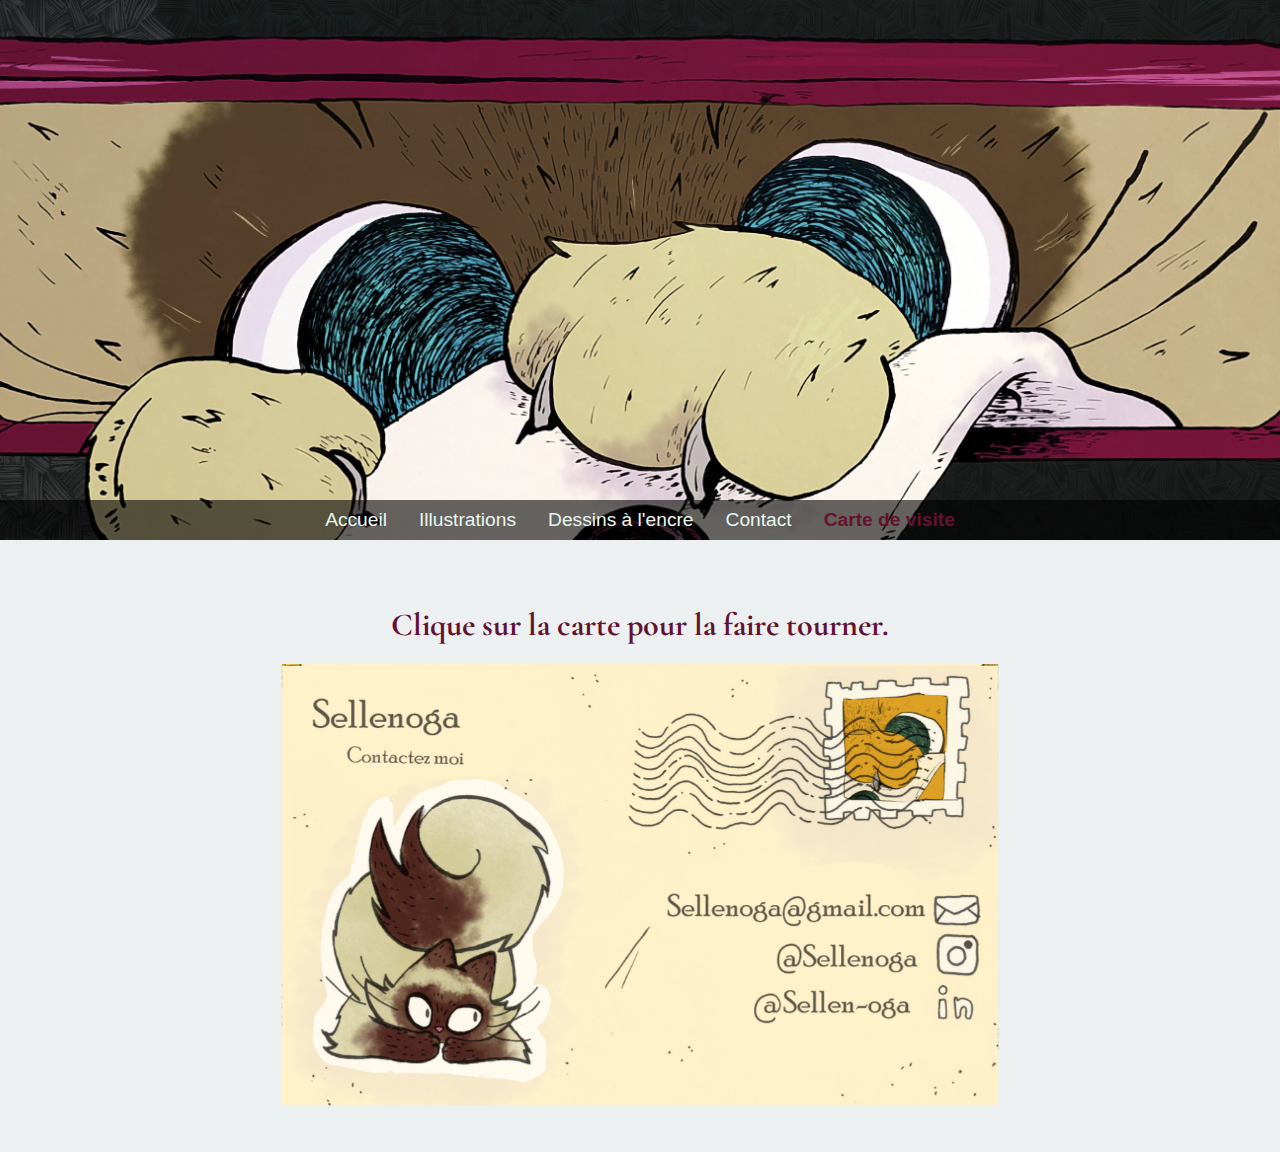
<file: carteVisite.html>
<!DOCTYPE html>
<html lang="en">
<head>
    <meta charset="UTF-8">
    <meta name="viewport" content="width=device-width, initial-scale=1.0">
    <title>Carte de visite</title>
    <link rel="stylesheet" href="css/style.css">
</head>
<body>
    <div id="header"></div>
    
    <div class="content">

        <h1>Clique sur la carte pour la faire tourner.</h1>
        
        <div class="card">
            <div class="card-inner">

                <div class="card-front">
                    <img src="images/Cartedevisite_recto.jpg" alt="Recto" class="responsive-image">
                </div>  

                <img src="images/Cartedevisite_verso.jpg" alt="Verso" class="responsive-image">
            </div>

        </div>
    </div>
    <script type="module" src="js/script.js"></script>

    <script>
        const card = document.querySelector('.card');
        card.addEventListener('click', () => {
            card.classList.toggle('flipped');
        });
    </script>
</body>
</html>
</file>
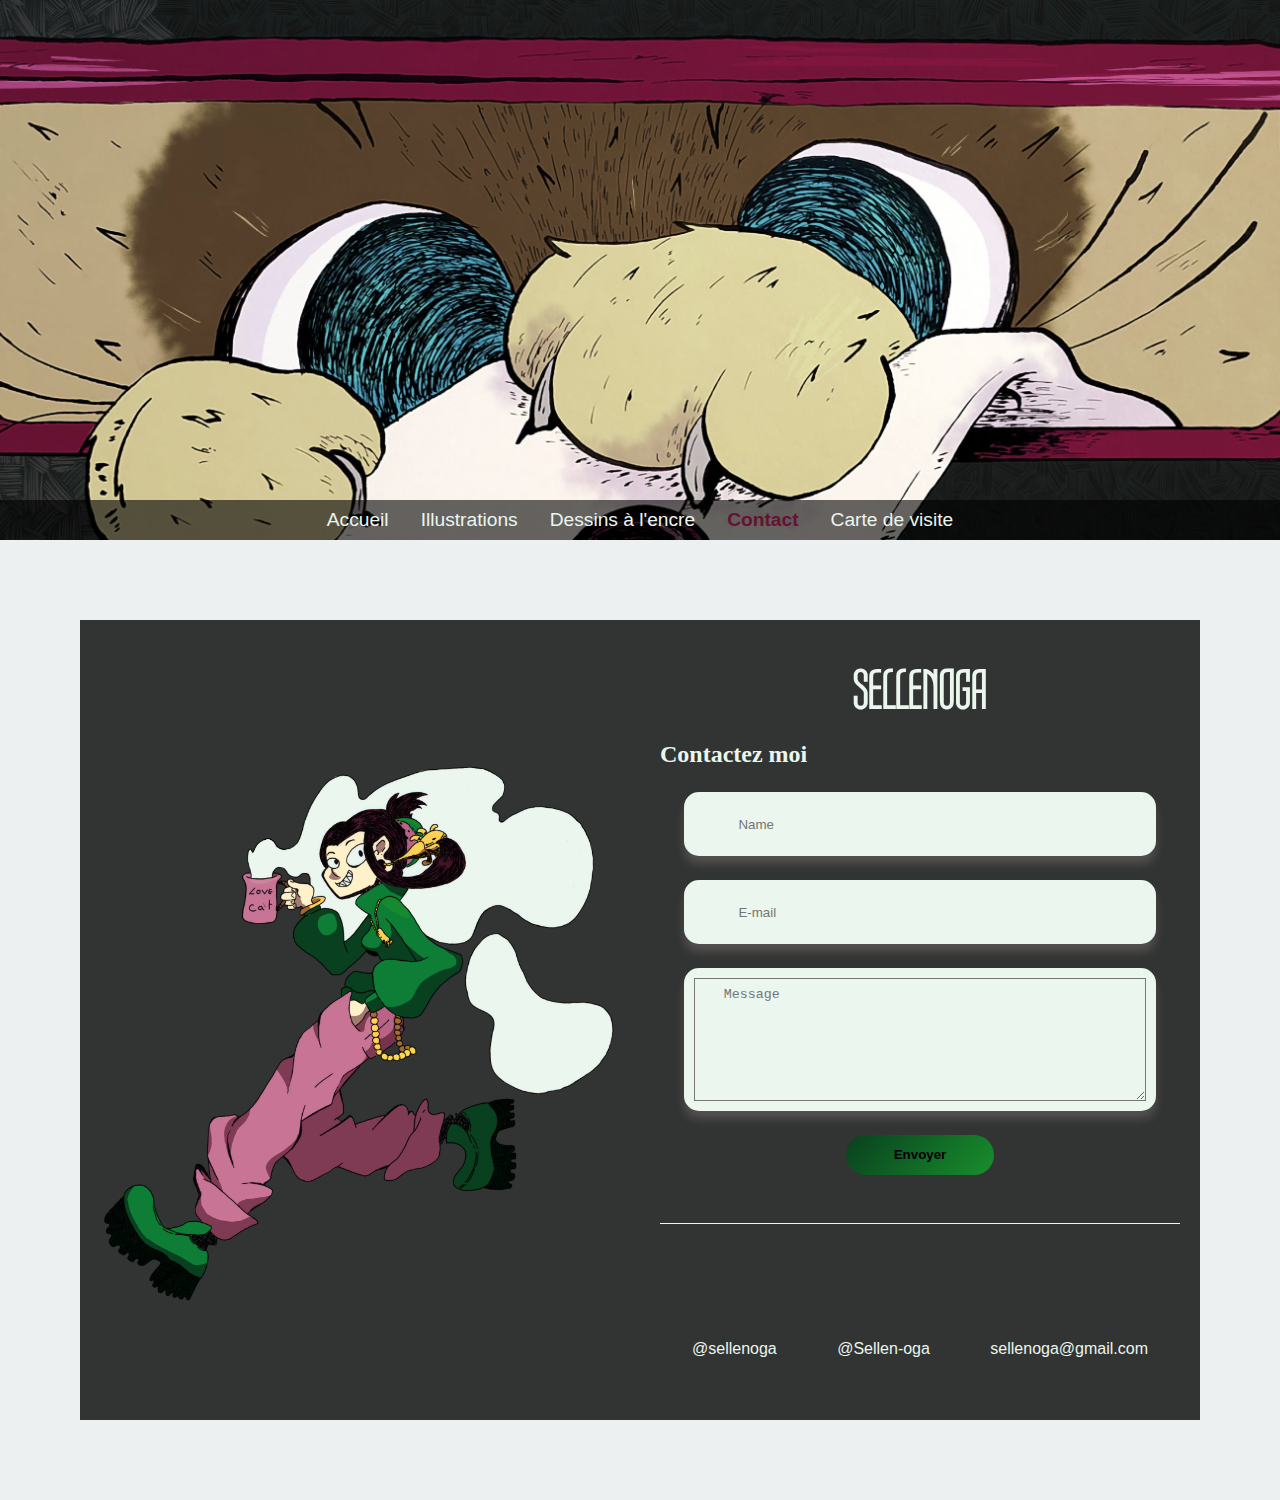
<file: contact.html>
<!DOCTYPE html>
<html lang="en">
<head>
    <meta charset="UTF-8">
    <meta name="viewport" content="width=device-width, initial-scale=1.0">
    <title>Contact</title>
    <link rel="stylesheet" href="css/styleContact.css">
</head>
<body>
    
    <div id="header"></div>

    <div class="container">
        <div class="child">
            <img src="images/caracter_saul.jpg" alt="image">   </div>
        <div class="child">
            
            <h1 class="book-title">SELLENOGA</h1>
            
            <!-- Form envoie mail -->
            <form action="">
                <h1 class="title">Contactez moi</h1>

                <!-- Name -->
			    <div class="form-group position-relative">
			    	<label for="formName" class="d-block">
                        <i class="fa-solid fa-user"></i>
			    	</label>
			    	<input type="text" id="formName" class="entree" placeholder="Name" required>
			    </div>

                <!-- E-mail -->
                <div class="form-group">
                    <label for="formEmail" class="d-block">
                        <i class="fa-regular fa-envelope"></i>
                    </label>
                    <input type="email" id="formEmail" class="entree" placeholder="E-mail" required>
                </div>               

			    <!-- Message -->
			    <div class="form-group message">
			    	<textarea id="formMessage" class="form-control form-control-lg" rows="7" placeholder="Message" required></textarea>
			    </div>

                <!-- Submit btn -->
			    <div class="text-center">
			    	<button type="submit" class="btn btn-primary" tabIndex="-1">Envoyer</button>
			    </div>
            </form>

            <!-- Réseaux et mail -->
             <div class="contact-info">

                <!-- Insta -->
                <a href="https://www.instagram.com/sellenoga/?utm_source=ig_web_button_share_sheet" class="reseau">
                   <i class="fa-brands fa-instagram"></i>
                   <p>@sellenoga</p>
                </a>
                
                <!-- Linkedin -->
                <a href="https://www.linkedin.com/in/sellen-oga/" class="reseau">
                    <i class="fa-brands fa-linkedin-in"></i>
                   <p>@Sellen-oga</p>
                </a>
                
                <!-- mail -->
                <div class="reseau">
                    <i class="fa-regular fa-envelope"></i>
                    <p>sellenoga@gmail.com</p>
                </div>
             </div>
        </div>
    </div>
    
    
    <script type="module" src="js/script.js"></script>

</body>
</html>
</file>
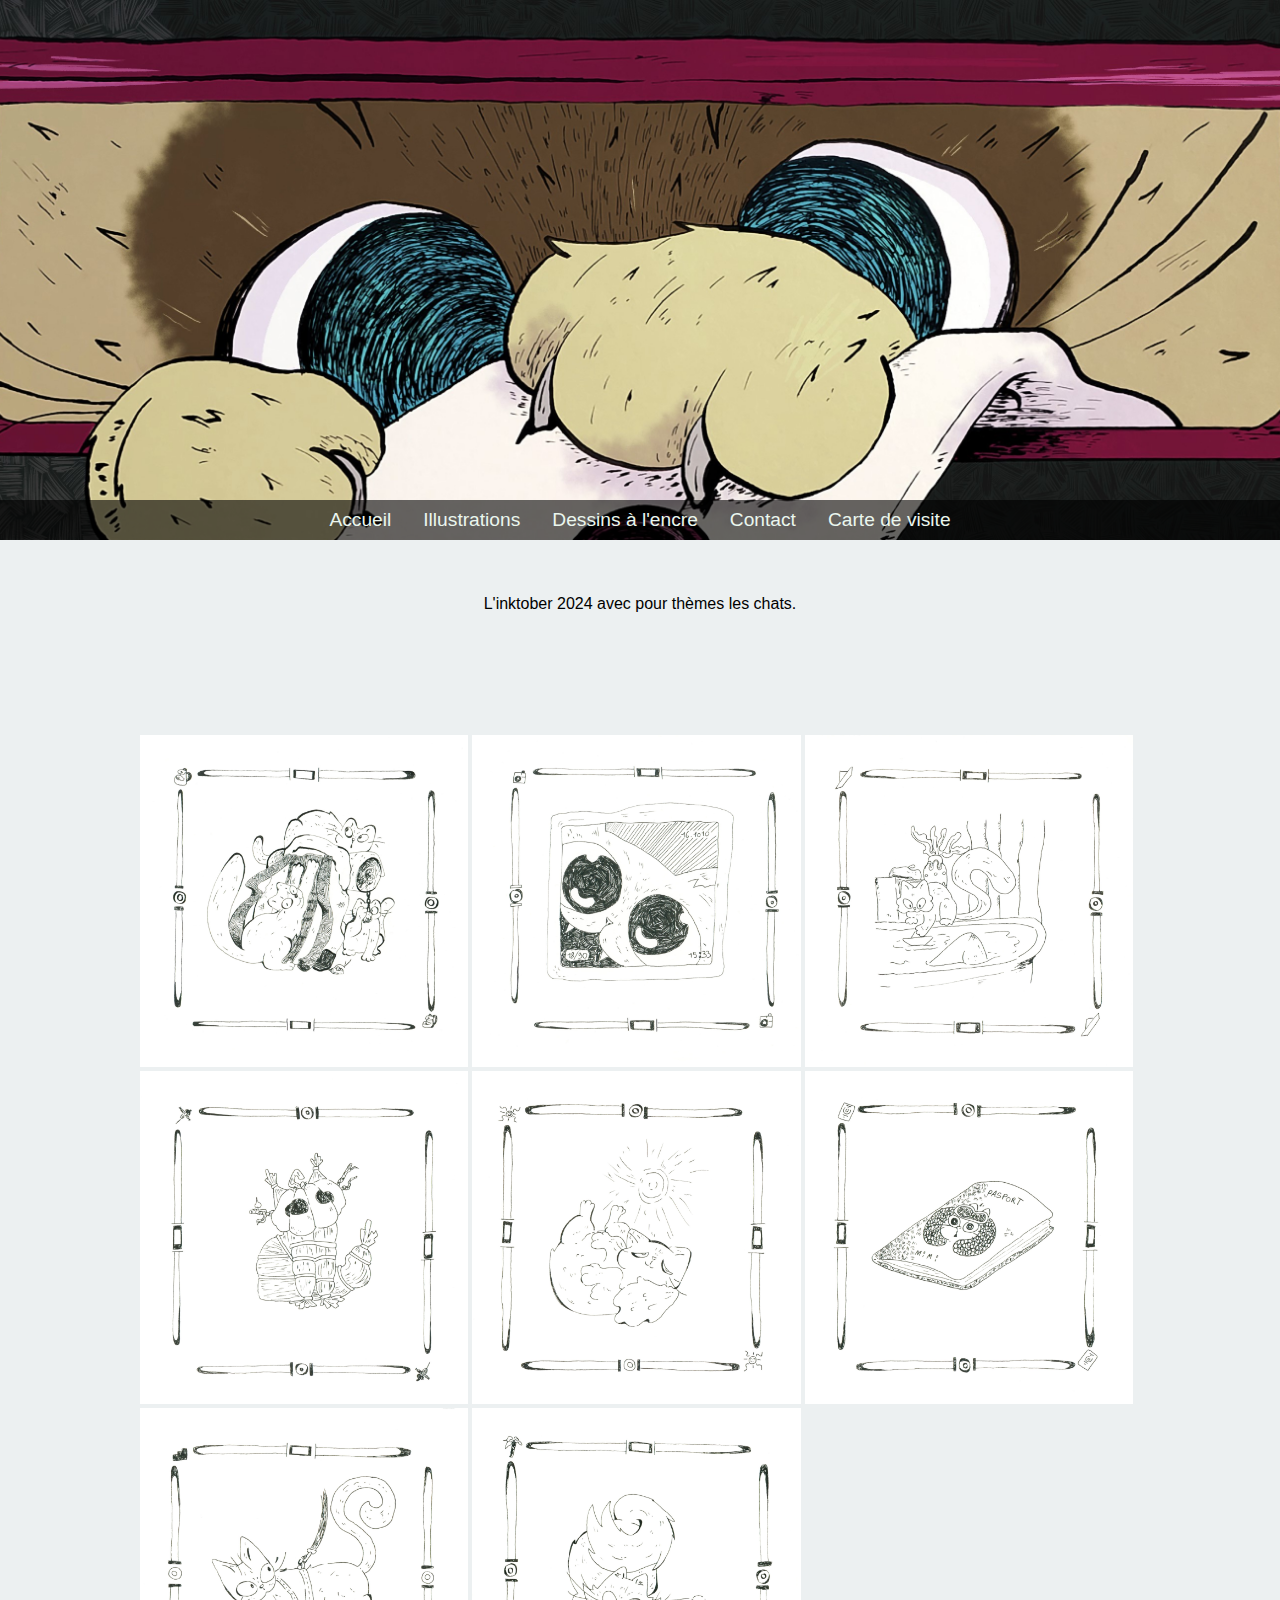
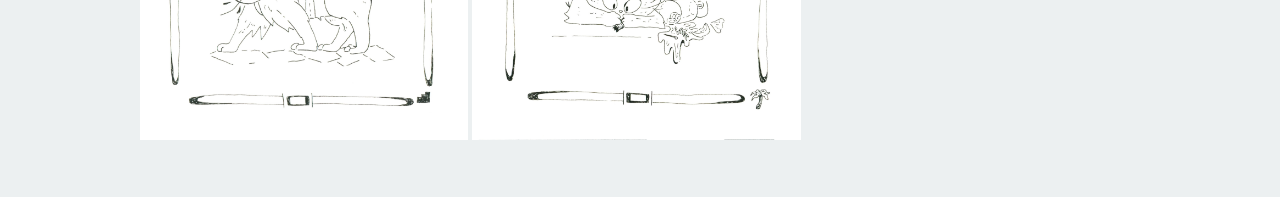
<file: inktober.html>
<!DOCTYPE html>
<html lang="en">
<head>
    <meta charset="UTF-8">
    <meta name="viewport" content="width=device-width, initial-scale=1.0">
    <title>Inktober</title>
    <link rel="stylesheet" href="css/style.css">
</head>
<body>
    <div id="header"></div>
    
    <div class="content">       
        <p>L'inktober 2024 avec pour thèmes les chats.</p>
        
        <div class="galerie">
        </div>
    </div>
    <script type="module" src="js/scriptInketober2024.js"></script>
</body>
</html>
</file>
<file: css/style.css>
@import url(variable.css) ;

*{
    margin: 0;
    padding: 0;
    text-decoration: none;
    list-style: none;
    box-sizing: border-box;
}

body{
    font-family: 'Gill Sans', 'Gill Sans MT', Calibri, 'Trebuchet MS', sans-serif;
    font-size: var(--base-size);
    background-color: var(--body-bg);   
}

h1{
    color: var(--active-link);
    font-family: var(--title);
    margin: 20px 0px;
}

p{
    font-size: var(--base-size);
    margin: 10px 0px;
    
}

.content{
    display: flex;
    justify-content: center;
    margin: 5vh 10vw;
    flex-direction: column;

    align-items: center;
    width: 80%;
    height: 100%;
}

.image-container {
    max-width: 100%;
    max-height: 100%;
}

.responsive-image {
    width: 100%;
    height: auto;
    object-fit: contain;
}

/* ==================== */
/*      HEADER         */
/* ==================== */
header{
    position: relative;
    height: 60vh;
    width: 100%;
    background-size: cover;
    background-position: bottom;
    background-image: var(--banner-bg);
    align-content: end;
    display: block;
}

.navbar{
    width: 100%;
    height: 40px;
    position: relative;
    margin: 0 auto;
    display: flex;
    align-items: center;
    justify-content: space-between;
    background-color: var(--nav-bg);
}

.navbar a{
    color: var(--white-text);
    font-size: 1.2rem;
}

.navbar a:hover{
    color: var(--active-link);
}

.navbar .nav-links ul{
    display: flex;
    gap: 2rem;
    width: 100vw;
    justify-content: center;
}

.navbar .nav-links ul li.active a{
    color: var(--active-link);
    font-weight: 600;  
}

.navbar .menu-burger{
    color: var(--white-text);
    display: none;
    position: absolute;
    right: 30px;
    width: 35px;
}

/* RESPONSIVE */
@media screen and (max-width: 600px){
    .navbar{
        padding: 0;
    }

    .navbar .menu-burger{
        display: block;
    }
    .nav-links{
        left: 0;
        top: 0;
        position:absolute;
        width: 100%;
        height: 100vh;
        display: flex;
        justify-content: center;
        align-items: center;
        margin-left: -100%;
        transition: all 0.5s ease;
        background-color: var(--nav-bg);
    }

    .nav-links.mobile-menu{
        margin-left: 0;
    }

    .nav-links ul{
        display:flex;
        flex-direction: column;
    }

    .navbar .nav-links ul li{
        margin: 20px 0;
    }
    
}

/* ==================== */
/*      ILLUSTRATION    */
/* ==================== */

/*      Slider    */
.image-box{
    width: 100%;
    justify-content: center;
    display: flex;
    flex-wrap: wrap;
}

.image-box input[type="radio"]{
    width: 35px;
    height: 35px;
    display: inline-block;
    outline: none;
    appearance: none;
    cursor: pointer;
    opacity: 0.5;
    margin: 0 2px;
    
}

.image-box input[type="radio"]:hover{
    transform: scale(1.1);
    opacity: 1;
}

.image-bg{
    width: 100%;
    height: 600px;
    margin-bottom: 10px;
    background-size: contain;
    background-repeat: no-repeat;
    background-position: center;
    display: flex;
    justify-content: center;
    align-items: center;
}

#pauseButton{
    display: none;
    background-color: var(--nav-bg);
    color: var(--white-text);
    font-size: 100%;
    padding: 1%;
    border-radius: 50%;
}

.image-bg:hover{
    #pauseButton{
        display: block;
    }
}

/*      Gaelerie    */
.galerie{
    display: flex;
    flex-wrap: wrap;
    width: 100%;
    padding: 10px;
    margin: 0px auto;
    margin-top: 100px;
}

.gallery-item {
    flex-basis: 32.7%;
    margin: 2px;
    cursor: pointer;
}

.gallery-item:hover{
    opacity: 0.85;
}

.gallery-item img{
    /* padding: 2px; */
    width: 100%;
    height: 100%;
    object-fit: cover;
    /* max-width: 500px;
    max-height: 200px; */
}


.lightbox{
    position: fixed;
    display: none;
    background-color: rgba(0, 0, 0, 0.6);
    width: 100%;
    height: 100%;
    overflow: auto;
    top: 0;
    left: 0;
    align-items: center;
}

.lightbox-content{
    position: relative;
    width: 65%;
    height: 58%;
    margin: 5% auto;
    display: flex;
    justify-content: center;
}

.lightbox-content img{
    max-width: 100%;
    max-height: 100%;
    align-self: center;
}
.lightbox-prev, .lightbox-next{
    position: absolute;
    background-color: rgba(0, 0, 0, 0, 0.8);
    color: var(--white-text);
    padding: 9px;
    top: 45%;
    cursor: pointer;
    
}

.lightbox-prev{
    left: 0;
}

.lightbox-next{
    right: 0;
}

/* gallery lightbox responsive */
@media(max-width:767px){
    .galerie{
        width: 100%;
    }
    .gallery-item{
        flex-basis: 49.80%;
        margin-bottom: 3px;
    }
    .lightbox-content{
        width: 80%;
        height: 60%;
        margin: 15% auto;
    }
}
@media(max-width:480px){
    .gallery-item{
        flex-basis: 100%;
        margin-bottom: 1px;
    }
    .lightbox-content{
        width: 90%;
        margin: 20% auto;
    }
}


/* ==================== */
/*      CARTE    */
/* ==================== */

.card {
    width: 70%;
    perspective: 100%;
}

/* Responsive */
@media screen and (max-width: 600px){
    .card{
        width: 100%;
    }
}

.card-inner {
    width: 100%;
    height: 100%;
    position: relative;
    transition: transform 0.6s;
    transform-style: preserve-3d;
}

.card.flipped .card-inner {
    transform: rotateY(180deg);
}

/* force le front a ce cacher (moche mais fonctionnel) */
.card.flipped .card-front{
    visibility: hidden;
    transition: transform 0.9s;;
}

.card-front {
    position: absolute;
    width: 100%;
    height: 100%;
    backface-visibility: hidden;
    display: flex;
    justify-content: center;
    align-items: center;
    background-color: transparent;
}

.card img {
    width: 100%; 
    height: auto;
    max-height: 100%;
    object-fit: cover;
}
</file>
<file: css/styleContact.css>
@import url(variable.css);
@import url(style.css);

.container {
    display: flex;
    flex-wrap: wrap;
    margin: 80px;
}

.child {
    flex: 1;
    box-sizing: border-box;
    padding: 20px;
    background-color: var(--dark-text);
    flex: 0 0 50%;
    max-width: 50%;
    align-content: center;
}

img{
    max-width: 100%;
    max-height: 100%;
}

/* Responsive design */
@media (width <= 1200px) {
    .child {
        flex: 0 0 100%;
        max-width: 100%;
    }
}

@media (width <= 500px) {
    .container {
        margin: 20px;
    }
}


/* FORM */
form{
    background-color: var(--dark-text);
    max-width: 100%;
}

.text-center{
    text-align: center;
}

.title {
    font-family: 'Pacifico', cursive;
    color: var(--white-text);
    font-size: 1.5rem;
}

.form-group{
    display: flex;
    margin: 1.5rem;
    background-color: var(--white-text);
    padding: 10px;
    border-radius: 15px 15px 15px 15px;
    box-shadow: 0px 8px 8px rgb(84, 80, 80);
}

.entree{
    background-color: transparent;
    border: none;
    padding: .5rem 1.8rem;
    width: 100%;
    outline: none;
}

.message .form-control {
    padding: .5rem 1.8rem;
    width: 100%;
    outline: none;
    background-color: transparent;
}

.btn.btn-primary {
    font-family:var(--round-title);
    font-weight: bold;
    height: 2.5rem;
    line-height: 2.5rem;
    padding: 0 3rem;
    border: 0;
    border-radius: 3rem;
    background-image:linear-gradient(131deg, #09401F, #188D2C, #C77495 75%);
    background-size: 300% 100%;
    transition: all 0.3s ease-in-out;
}

.btn.btn-primary:hover:enabled {
    box-shadow: 0 0.5em 0.7em -0.2em #803B54;
    background-size: 100% 100%;
    transform: translateY(-0.15em);
    cursor: pointer;
}
label {
    position:static;
    padding: 10px 0;
}
label i{
    font-size: 1.3rem;
}

/* CONTENT */
.book-title{
    color: var(--white-text);
    font-family: var(--book-title);
    font-size  : 3.5rem;
    width: 100%;
    text-align: center;
}

.contact-info{
    display: flex;
    justify-content: space-between;
    margin-top: 3rem;
    border-top: 1px solid var(--white-text);
    padding: 2rem;
}

.reseau{
    color: var(--white-text);
    text-align: center;
    font-size: 1rem;
    font-family: var(--round-title);
}

.reseau i{
    font-size: 4rem;
}

/* Responsive reseau */
@media (width<800px) {
    .contact-info{
        flex-direction: column;
        padding: 0;
    }
    .reseau{
        margin-top: 1.5rem;
    }
}
</file>
